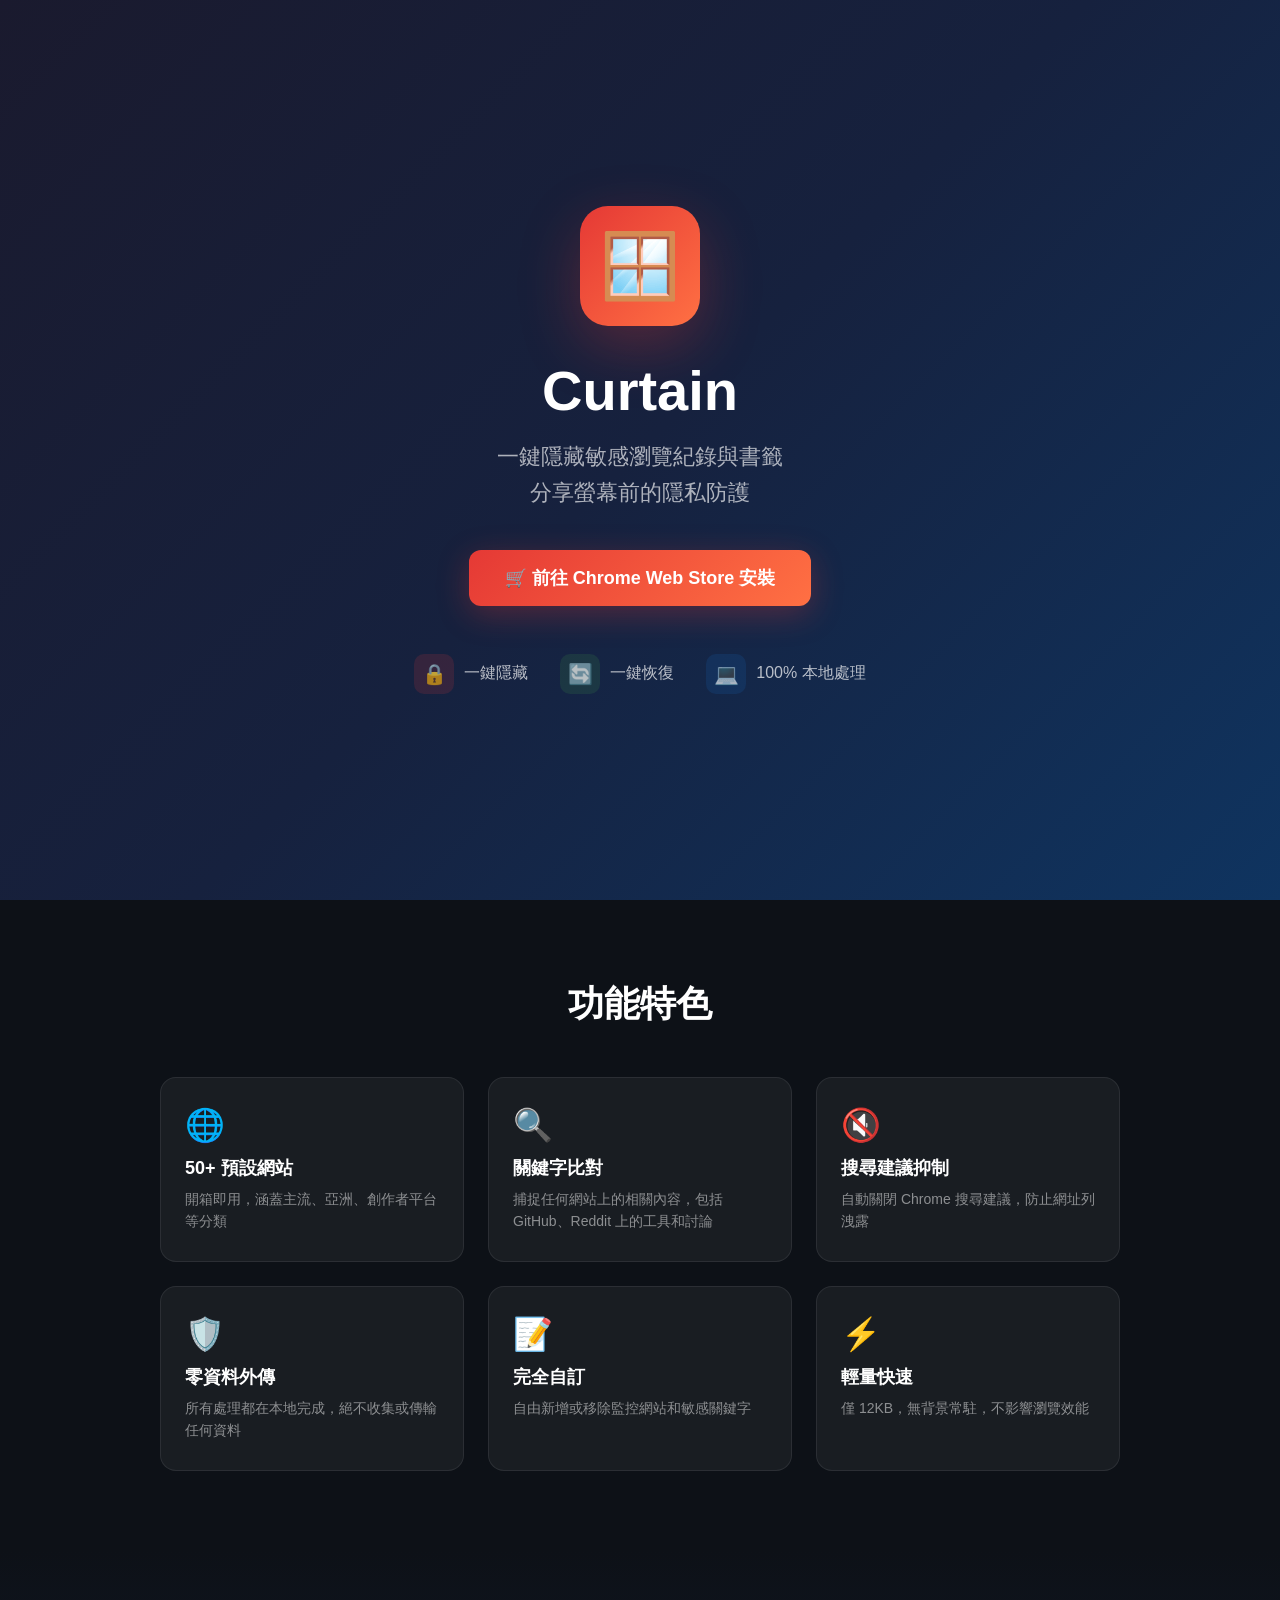
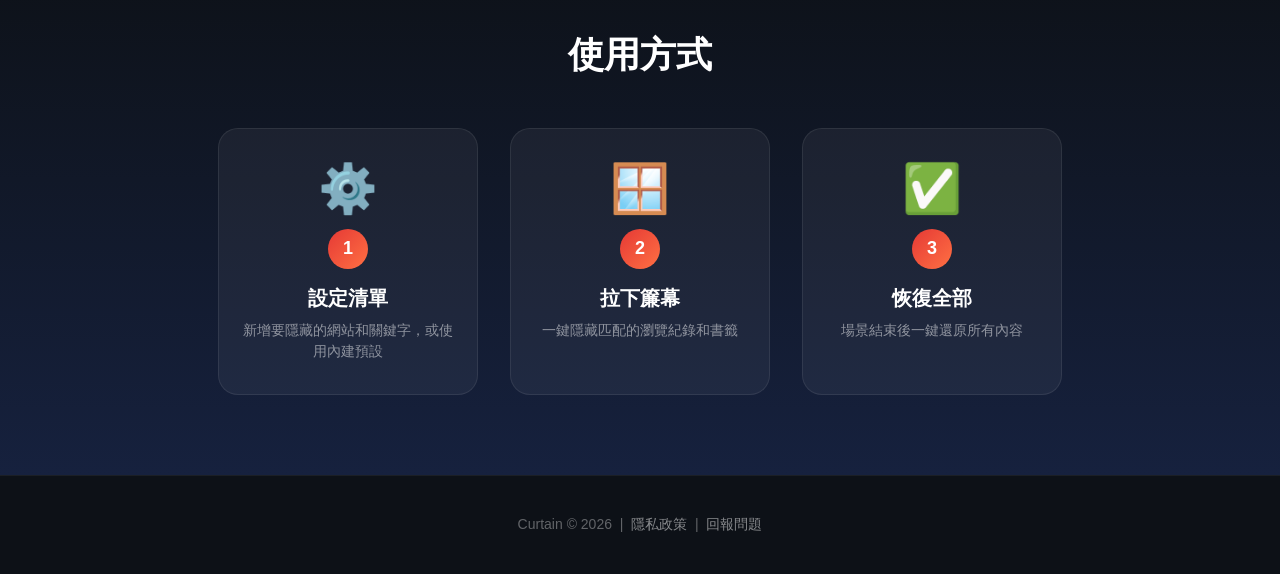
<file: index.html>
<!DOCTYPE html>
<html lang="zh-TW">
<head>
  <meta charset="UTF-8">
  <meta name="viewport" content="width=device-width, initial-scale=1.0">
  <title>Curtain - 隱私簾幕 | Chrome Extension</title>
  <meta name="description" content="一鍵隱藏敏感瀏覽紀錄與書籤，分享螢幕前的隱私防護。100% 本地處理，零資料收集。">
  <style>
    * { margin: 0; padding: 0; box-sizing: border-box; }
    body { font-family: -apple-system, BlinkMacSystemFont, 'Segoe UI', Roboto, sans-serif; background: #0d1117; color: #fff; }
    a { color: #58a6ff; text-decoration: none; }
    a:hover { text-decoration: underline; }

    /* Hero */
    .hero {
      min-height: 100vh;
      display: flex;
      flex-direction: column;
      align-items: center;
      justify-content: center;
      text-align: center;
      padding: 40px 20px;
      background: linear-gradient(135deg, #1a1a2e 0%, #16213e 50%, #0f3460 100%);
    }
    .hero-icon {
      width: 120px; height: 120px;
      background: linear-gradient(135deg, #e53935, #ff7043);
      border-radius: 28px;
      display: flex; align-items: center; justify-content: center;
      font-size: 64px;
      box-shadow: 0 20px 60px rgba(229,57,53,0.3);
      margin-bottom: 32px;
    }
    .hero h1 { font-size: 56px; font-weight: 700; margin-bottom: 16px; }
    .hero .subtitle { font-size: 22px; color: rgba(255,255,255,0.65); max-width: 500px; line-height: 1.6; margin-bottom: 40px; }
    .cta {
      display: inline-flex; align-items: center; gap: 10px;
      padding: 16px 36px;
      background: linear-gradient(135deg, #e53935, #ff7043);
      color: #fff; font-size: 18px; font-weight: 600;
      border-radius: 12px;
      text-decoration: none;
      box-shadow: 0 8px 32px rgba(229,57,53,0.3);
      transition: transform 0.2s, box-shadow 0.2s;
    }
    .cta:hover { transform: translateY(-2px); box-shadow: 0 12px 40px rgba(229,57,53,0.4); text-decoration: none; }
    .badges { display: flex; gap: 32px; margin-top: 48px; }
    .badge { display: flex; align-items: center; gap: 10px; color: rgba(255,255,255,0.7); font-size: 16px; }
    .badge-icon {
      width: 40px; height: 40px; border-radius: 10px;
      display: flex; align-items: center; justify-content: center;
      font-size: 20px;
    }

    /* Features */
    .features {
      padding: 80px 20px;
      background: #0d1117;
    }
    .features h2 { text-align: center; font-size: 36px; margin-bottom: 48px; }
    .features-grid {
      display: grid;
      grid-template-columns: repeat(auto-fit, minmax(280px, 1fr));
      gap: 24px;
      max-width: 960px;
      margin: 0 auto;
    }
    .feature-card {
      background: rgba(255,255,255,0.05);
      border: 1px solid rgba(255,255,255,0.08);
      border-radius: 16px;
      padding: 28px 24px;
    }
    .feature-card .icon { font-size: 32px; margin-bottom: 12px; }
    .feature-card h3 { font-size: 18px; margin-bottom: 8px; }
    .feature-card p { color: rgba(255,255,255,0.5); font-size: 14px; line-height: 1.6; }

    /* How */
    .how {
      padding: 80px 20px;
      background: linear-gradient(180deg, #0d1117, #16213e);
    }
    .how h2 { text-align: center; font-size: 36px; margin-bottom: 48px; }
    .steps {
      display: flex; gap: 32px; justify-content: center; flex-wrap: wrap;
      max-width: 960px; margin: 0 auto;
    }
    .step {
      width: 260px;
      text-align: center;
      padding: 32px 20px;
      background: rgba(255,255,255,0.05);
      border-radius: 20px;
      border: 1px solid rgba(255,255,255,0.08);
    }
    .step .emoji { font-size: 48px; margin-bottom: 12px; }
    .step-num {
      width: 40px; height: 40px; border-radius: 50%;
      background: linear-gradient(135deg, #e53935, #ff7043);
      color: #fff; font-size: 18px; font-weight: 700;
      display: flex; align-items: center; justify-content: center;
      margin: 0 auto 16px;
    }
    .step h3 { font-size: 20px; margin-bottom: 8px; }
    .step p { color: rgba(255,255,255,0.5); font-size: 14px; line-height: 1.5; }

    /* Footer */
    footer {
      padding: 40px 20px;
      text-align: center;
      color: rgba(255,255,255,0.35);
      font-size: 14px;
      border-top: 1px solid rgba(255,255,255,0.06);
    }
    footer a { color: rgba(255,255,255,0.5); }

    @media (max-width: 640px) {
      .hero h1 { font-size: 36px; }
      .hero .subtitle { font-size: 18px; }
      .badges { flex-direction: column; gap: 16px; }
      .steps { flex-direction: column; align-items: center; }
    }
  </style>
</head>
<body>

  <section class="hero">
    <div class="hero-icon">&#x1fa9f;</div>
    <h1>Curtain</h1>
    <p class="subtitle">一鍵隱藏敏感瀏覽紀錄與書籤<br>分享螢幕前的隱私防護</p>
    <a class="cta" href="https://chrome.google.com/webstore/detail/curtain" id="cta-btn">
      &#x1f6d2; 前往 Chrome Web Store 安裝
    </a>
    <div class="badges">
      <div class="badge">
        <div class="badge-icon" style="background:rgba(229,57,53,0.15)">&#x1f512;</div>
        一鍵隱藏
      </div>
      <div class="badge">
        <div class="badge-icon" style="background:rgba(67,160,71,0.15)">&#x1f504;</div>
        一鍵恢復
      </div>
      <div class="badge">
        <div class="badge-icon" style="background:rgba(25,118,210,0.15)">&#x1f4bb;</div>
        100% 本地處理
      </div>
    </div>
  </section>

  <section class="features">
    <h2>功能特色</h2>
    <div class="features-grid">
      <div class="feature-card">
        <div class="icon">&#x1f310;</div>
        <h3>50+ 預設網站</h3>
        <p>開箱即用，涵蓋主流、亞洲、創作者平台等分類</p>
      </div>
      <div class="feature-card">
        <div class="icon">&#x1f50d;</div>
        <h3>關鍵字比對</h3>
        <p>捕捉任何網站上的相關內容，包括 GitHub、Reddit 上的工具和討論</p>
      </div>
      <div class="feature-card">
        <div class="icon">&#x1f507;</div>
        <h3>搜尋建議抑制</h3>
        <p>自動關閉 Chrome 搜尋建議，防止網址列洩露</p>
      </div>
      <div class="feature-card">
        <div class="icon">&#x1f6e1;&#xfe0f;</div>
        <h3>零資料外傳</h3>
        <p>所有處理都在本地完成，絕不收集或傳輸任何資料</p>
      </div>
      <div class="feature-card">
        <div class="icon">&#x1f4dd;</div>
        <h3>完全自訂</h3>
        <p>自由新增或移除監控網站和敏感關鍵字</p>
      </div>
      <div class="feature-card">
        <div class="icon">&#x26a1;</div>
        <h3>輕量快速</h3>
        <p>僅 12KB，無背景常駐，不影響瀏覽效能</p>
      </div>
    </div>
  </section>

  <section class="how">
    <h2>使用方式</h2>
    <div class="steps">
      <div class="step">
        <div class="emoji">&#x2699;&#xfe0f;</div>
        <div class="step-num">1</div>
        <h3>設定清單</h3>
        <p>新增要隱藏的網站和關鍵字，或使用內建預設</p>
      </div>
      <div class="step">
        <div class="emoji">&#x1fa9f;</div>
        <div class="step-num">2</div>
        <h3>拉下簾幕</h3>
        <p>一鍵隱藏匹配的瀏覽紀錄和書籤</p>
      </div>
      <div class="step">
        <div class="emoji">&#x2705;</div>
        <div class="step-num">3</div>
        <h3>恢復全部</h3>
        <p>場景結束後一鍵還原所有內容</p>
      </div>
    </div>
  </section>

  <footer>
    <p>Curtain &copy; 2026 &nbsp;|&nbsp; <a href="privacy-policy.html">隱私政策</a> &nbsp;|&nbsp; <a href="https://github.com/jsdryan/curtain-extension/issues">回報問題</a></p>
  </footer>

</body>
</html>
</file>
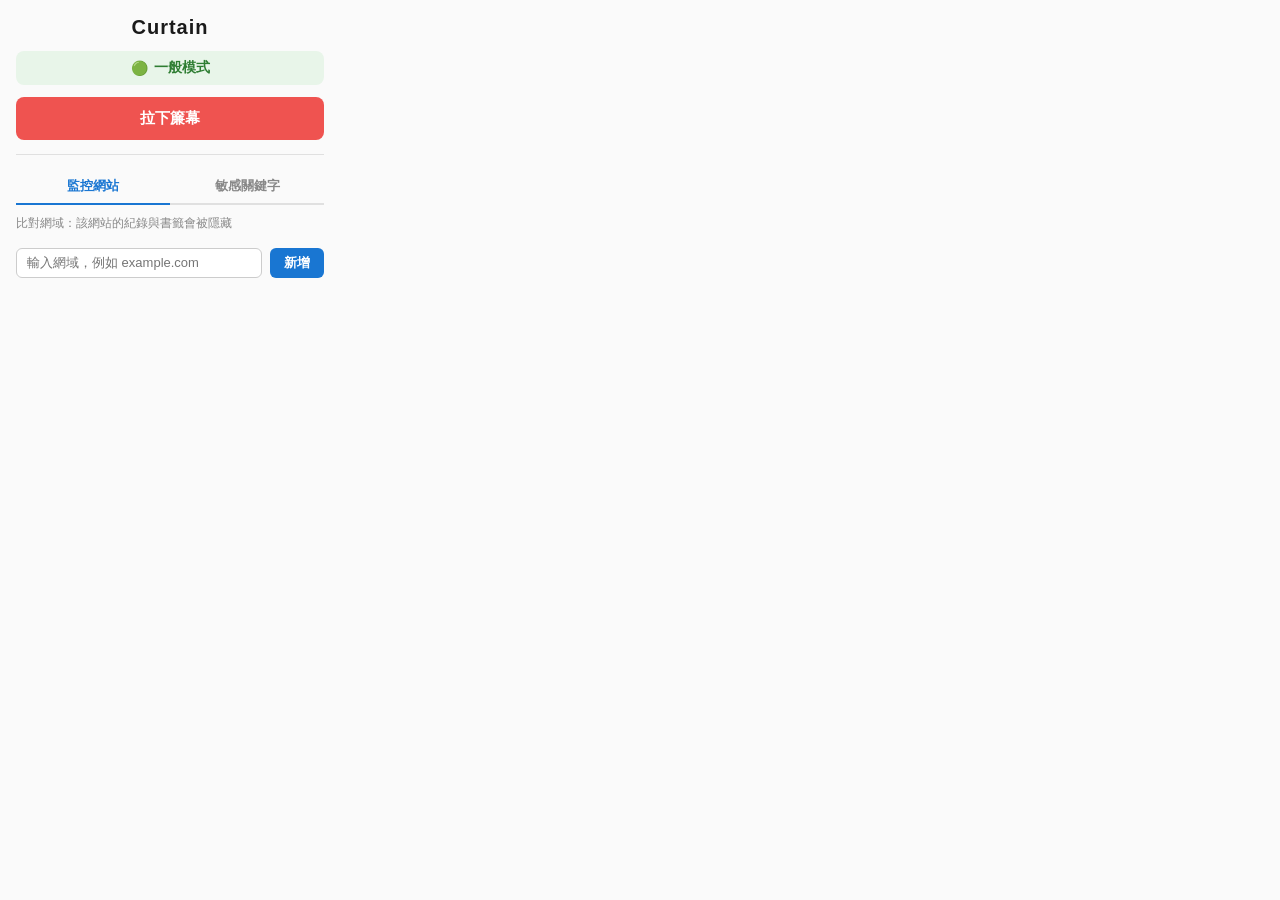
<file: popup.html>
<!DOCTYPE html>
<html lang="zh-TW">
<head>
  <meta charset="UTF-8">
  <link rel="stylesheet" href="popup.css">
</head>
<body>
  <div class="container">
    <h1 class="title">Curtain</h1>

    <!-- Status -->
    <div id="status" class="status status-safe">
      <span id="status-icon">&#x1f7e2;</span>
      <span id="status-text">一般模式</span>
    </div>

    <!-- Toggle Button -->
    <button id="toggle-btn" class="btn btn-activate">
      拉下簾幕
    </button>

    <!-- Hidden counts -->
    <div id="counts" class="counts hidden">
      <span>已隱藏：</span>
      <span id="history-count">0</span> 筆紀錄、
      <span id="bookmark-count">0</span> 個書籤
    </div>

    <!-- Tip for residual items -->
    <div id="tip" class="tip hidden">
      若網址列仍有殘留建議，可選取該項後按 <kbd>Shift</kbd>+<kbd>Delete</kbd> 手動移除
    </div>

    <hr>

    <!-- Tabs -->
    <div class="tabs">
      <button class="tab active" data-tab="sites">監控網站</button>
      <button class="tab" data-tab="keywords">敏感關鍵字</button>
    </div>

    <!-- Site List -->
    <div id="tab-sites" class="tab-content active">
      <p class="tab-desc">比對網域：該網站的紀錄與書籤會被隱藏</p>
      <ul id="site-list" class="item-list"></ul>
      <div class="add-row">
        <input id="new-site" type="text" placeholder="輸入網域，例如 example.com">
        <button id="add-site-btn" class="btn btn-small">新增</button>
      </div>
    </div>

    <!-- Keyword List -->
    <div id="tab-keywords" class="tab-content">
      <p class="tab-desc">比對關鍵字：任何網站的 URL 或標題含有該詞都會被隱藏（例如 GitHub 上的相關工具）</p>
      <ul id="keyword-list" class="item-list"></ul>
      <div class="add-row">
        <input id="new-keyword" type="text" placeholder="輸入關鍵字">
        <button id="add-keyword-btn" class="btn btn-small">新增</button>
      </div>
    </div>
  </div>

  <script src="popup.js"></script>
</body>
</html>
</file>
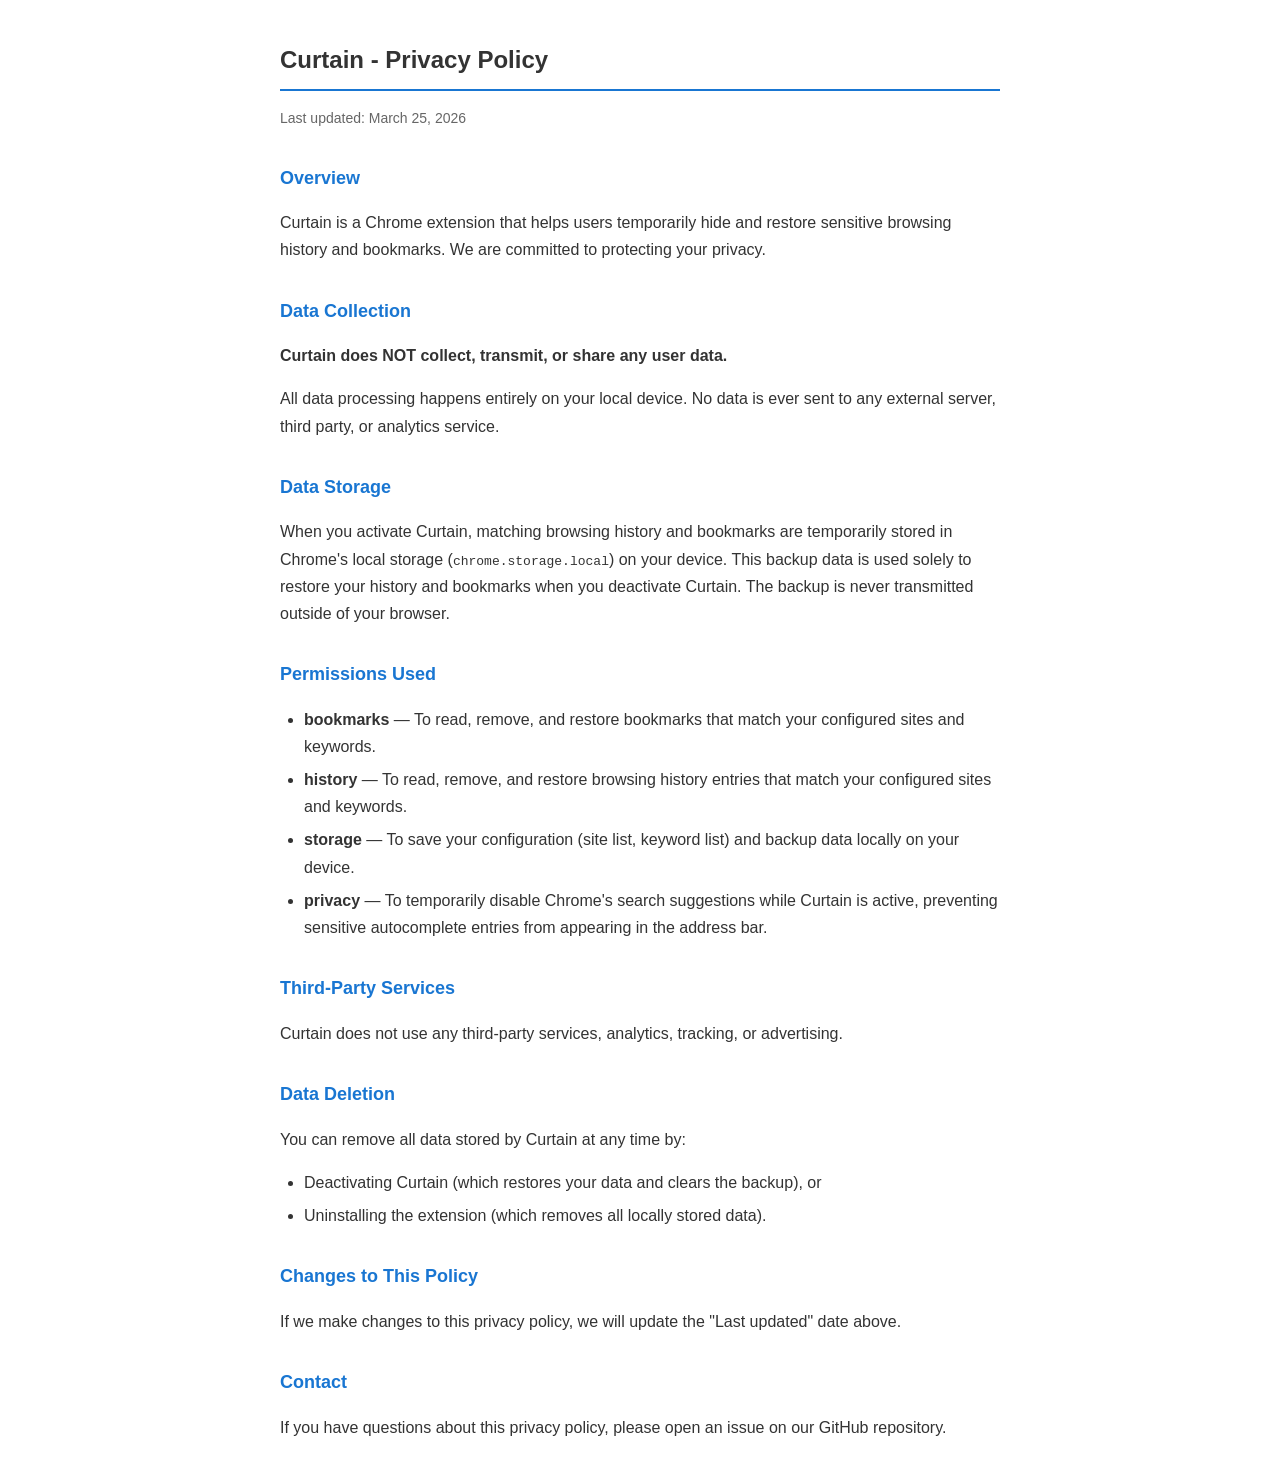
<file: privacy-policy.html>
<!DOCTYPE html>
<html lang="en">
<head>
  <meta charset="UTF-8">
  <meta name="viewport" content="width=device-width, initial-scale=1.0">
  <title>Curtain - Privacy Policy</title>
  <style>
    body { font-family: -apple-system, BlinkMacSystemFont, 'Segoe UI', Roboto, sans-serif; max-width: 720px; margin: 40px auto; padding: 0 20px; line-height: 1.7; color: #333; }
    h1 { font-size: 24px; border-bottom: 2px solid #1976d2; padding-bottom: 8px; }
    h2 { font-size: 18px; margin-top: 32px; color: #1976d2; }
    ul { padding-left: 24px; }
    li { margin-bottom: 6px; }
    .updated { color: #666; font-size: 14px; }
  </style>
</head>
<body>
  <h1>Curtain - Privacy Policy</h1>
  <p class="updated">Last updated: March 25, 2026</p>

  <h2>Overview</h2>
  <p>Curtain is a Chrome extension that helps users temporarily hide and restore sensitive browsing history and bookmarks. We are committed to protecting your privacy.</p>

  <h2>Data Collection</h2>
  <p><strong>Curtain does NOT collect, transmit, or share any user data.</strong></p>
  <p>All data processing happens entirely on your local device. No data is ever sent to any external server, third party, or analytics service.</p>

  <h2>Data Storage</h2>
  <p>When you activate Curtain, matching browsing history and bookmarks are temporarily stored in Chrome's local storage (<code>chrome.storage.local</code>) on your device. This backup data is used solely to restore your history and bookmarks when you deactivate Curtain. The backup is never transmitted outside of your browser.</p>

  <h2>Permissions Used</h2>
  <ul>
    <li><strong>bookmarks</strong> — To read, remove, and restore bookmarks that match your configured sites and keywords.</li>
    <li><strong>history</strong> — To read, remove, and restore browsing history entries that match your configured sites and keywords.</li>
    <li><strong>storage</strong> — To save your configuration (site list, keyword list) and backup data locally on your device.</li>
    <li><strong>privacy</strong> — To temporarily disable Chrome's search suggestions while Curtain is active, preventing sensitive autocomplete entries from appearing in the address bar.</li>
  </ul>

  <h2>Third-Party Services</h2>
  <p>Curtain does not use any third-party services, analytics, tracking, or advertising.</p>

  <h2>Data Deletion</h2>
  <p>You can remove all data stored by Curtain at any time by:</p>
  <ul>
    <li>Deactivating Curtain (which restores your data and clears the backup), or</li>
    <li>Uninstalling the extension (which removes all locally stored data).</li>
  </ul>

  <h2>Changes to This Policy</h2>
  <p>If we make changes to this privacy policy, we will update the "Last updated" date above.</p>

  <h2>Contact</h2>
  <p>If you have questions about this privacy policy, please open an issue on our GitHub repository.</p>
</body>
</html>
</file>
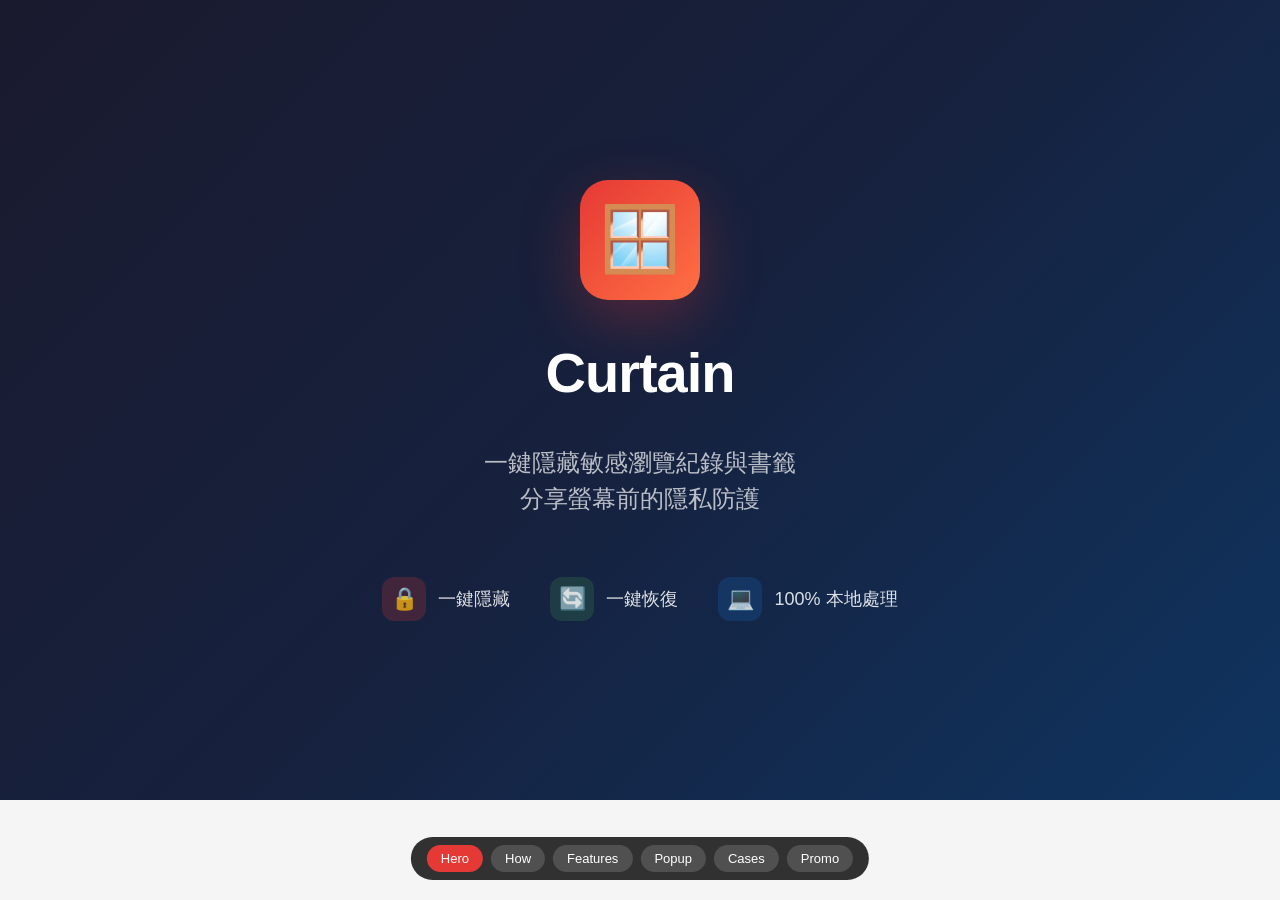
<file: store-assets/screenshot-generator.html>
<!DOCTYPE html>
<html lang="zh-TW">
<head>
<meta charset="UTF-8">
<style>
  * { margin: 0; padding: 0; box-sizing: border-box; }
  body { font-family: -apple-system, BlinkMacSystemFont, 'Segoe UI', Roboto, sans-serif; background: #f5f5f5; }

  .screenshot {
    width: 1280px;
    height: 800px;
    position: relative;
    overflow: hidden;
    display: none;
  }
  .screenshot.active { display: flex; }

  /* ============ Screenshot 1: Hero / Overview ============ */
  .hero {
    background: linear-gradient(135deg, #1a1a2e 0%, #16213e 50%, #0f3460 100%);
    align-items: center;
    justify-content: center;
    flex-direction: column;
    gap: 40px;
  }
  .hero-icon {
    width: 120px;
    height: 120px;
    background: linear-gradient(135deg, #e53935, #ff7043);
    border-radius: 28px;
    display: flex;
    align-items: center;
    justify-content: center;
    font-size: 64px;
    box-shadow: 0 20px 60px rgba(229,57,53,0.3);
  }
  .hero h1 {
    color: #fff;
    font-size: 56px;
    font-weight: 700;
    letter-spacing: -1px;
  }
  .hero p {
    color: rgba(255,255,255,0.7);
    font-size: 24px;
    max-width: 600px;
    text-align: center;
    line-height: 1.5;
  }
  .hero-features {
    display: flex;
    gap: 40px;
    margin-top: 20px;
  }
  .hero-feature {
    display: flex;
    align-items: center;
    gap: 12px;
    color: rgba(255,255,255,0.85);
    font-size: 18px;
  }
  .hero-feature-icon {
    width: 44px;
    height: 44px;
    border-radius: 12px;
    display: flex;
    align-items: center;
    justify-content: center;
    font-size: 22px;
  }

  /* ============ Screenshot 2: How it works ============ */
  .how-it-works {
    background: linear-gradient(135deg, #1a1a2e 0%, #16213e 100%);
    align-items: center;
    justify-content: center;
    flex-direction: column;
    gap: 50px;
  }
  .how-it-works h2 {
    color: #fff;
    font-size: 42px;
    font-weight: 700;
  }
  .steps {
    display: flex;
    gap: 40px;
    align-items: flex-start;
  }
  .step {
    width: 340px;
    background: rgba(255,255,255,0.08);
    border-radius: 20px;
    padding: 36px 28px;
    text-align: center;
    border: 1px solid rgba(255,255,255,0.1);
  }
  .step-num {
    width: 52px;
    height: 52px;
    border-radius: 50%;
    background: linear-gradient(135deg, #e53935, #ff7043);
    color: #fff;
    font-size: 24px;
    font-weight: 700;
    display: flex;
    align-items: center;
    justify-content: center;
    margin: 0 auto 20px;
  }
  .step h3 {
    color: #fff;
    font-size: 22px;
    margin-bottom: 12px;
  }
  .step p {
    color: rgba(255,255,255,0.6);
    font-size: 16px;
    line-height: 1.6;
  }
  .step-emoji {
    font-size: 48px;
    margin-bottom: 16px;
  }

  /* ============ Screenshot 3: Features ============ */
  .features-screen {
    background: linear-gradient(135deg, #0f3460 0%, #1a1a2e 100%);
    align-items: center;
    justify-content: center;
    flex-direction: column;
    gap: 40px;
  }
  .features-screen h2 {
    color: #fff;
    font-size: 42px;
    font-weight: 700;
  }
  .features-grid {
    display: grid;
    grid-template-columns: repeat(3, 1fr);
    gap: 24px;
    max-width: 1000px;
  }
  .feature-card {
    background: rgba(255,255,255,0.07);
    border: 1px solid rgba(255,255,255,0.1);
    border-radius: 16px;
    padding: 28px 24px;
  }
  .feature-card-icon {
    font-size: 36px;
    margin-bottom: 14px;
  }
  .feature-card h4 {
    color: #fff;
    font-size: 18px;
    margin-bottom: 8px;
  }
  .feature-card p {
    color: rgba(255,255,255,0.55);
    font-size: 14px;
    line-height: 1.5;
  }

  /* ============ Screenshot 4: Popup mock ============ */
  .popup-screen {
    background: linear-gradient(135deg, #1a1a2e 0%, #16213e 100%);
    align-items: center;
    justify-content: center;
    gap: 60px;
  }
  .mock-popup {
    width: 340px;
    background: #fff;
    border-radius: 12px;
    box-shadow: 0 20px 60px rgba(0,0,0,0.4);
    overflow: hidden;
    padding: 20px;
  }
  .mock-popup h3 {
    font-size: 18px;
    color: #1976d2;
    text-align: center;
    margin-bottom: 16px;
  }
  .mock-status {
    display: flex;
    align-items: center;
    gap: 8px;
    padding: 10px 14px;
    border-radius: 8px;
    margin-bottom: 14px;
    font-size: 14px;
    font-weight: 600;
  }
  .mock-status.safe { background: #e8f5e9; color: #2e7d32; }
  .mock-status.active { background: #fff3e0; color: #e65100; }
  .mock-btn {
    width: 100%;
    padding: 12px;
    border: none;
    border-radius: 8px;
    font-size: 16px;
    font-weight: 600;
    color: #fff;
    cursor: pointer;
    margin-bottom: 10px;
  }
  .mock-btn.activate { background: #ef5350; }
  .mock-btn.restore { background: #43a047; }
  .mock-counts {
    text-align: center;
    font-size: 13px;
    color: #666;
    margin-bottom: 8px;
  }
  .mock-tip {
    background: #e3f2fd;
    border-radius: 6px;
    padding: 8px 10px;
    font-size: 11px;
    color: #1565c0;
    line-height: 1.4;
  }
  .mock-tip kbd {
    background: #fff;
    border: 1px solid #90caf9;
    border-radius: 3px;
    padding: 1px 4px;
    font-family: monospace;
    font-size: 10px;
  }
  .popup-label {
    color: rgba(255,255,255,0.5);
    font-size: 16px;
    margin-top: 10px;
    text-align: center;
  }
  .popup-label-title {
    color: #fff;
    font-size: 22px;
    font-weight: 600;
    margin-bottom: 4px;
  }
  .popup-col {
    display: flex;
    flex-direction: column;
    align-items: center;
  }
  .arrow-between {
    font-size: 48px;
    color: rgba(255,255,255,0.3);
    display: flex;
    align-items: center;
  }

  /* ============ Screenshot 5: Use cases ============ */
  .usecases-screen {
    background: linear-gradient(135deg, #16213e 0%, #1a1a2e 100%);
    align-items: center;
    justify-content: center;
    flex-direction: column;
    gap: 40px;
  }
  .usecases-screen h2 {
    color: #fff;
    font-size: 42px;
    font-weight: 700;
  }
  .usecases {
    display: flex;
    gap: 32px;
  }
  .usecase {
    width: 260px;
    text-align: center;
    padding: 32px 20px;
    background: rgba(255,255,255,0.06);
    border-radius: 20px;
    border: 1px solid rgba(255,255,255,0.08);
  }
  .usecase-emoji { font-size: 56px; margin-bottom: 16px; }
  .usecase h4 { color: #fff; font-size: 20px; margin-bottom: 8px; }
  .usecase p { color: rgba(255,255,255,0.5); font-size: 14px; line-height: 1.5; }

  /* ============ Promo 440x280 ============ */
  .promo-small {
    width: 440px;
    height: 280px;
    background: linear-gradient(135deg, #1a1a2e 0%, #0f3460 100%);
    display: none;
    align-items: center;
    justify-content: center;
    flex-direction: column;
    gap: 16px;
  }
  .promo-small.active { display: flex; }
  .promo-small .promo-icon {
    width: 72px;
    height: 72px;
    background: linear-gradient(135deg, #e53935, #ff7043);
    border-radius: 18px;
    display: flex;
    align-items: center;
    justify-content: center;
    font-size: 40px;
    box-shadow: 0 10px 30px rgba(229,57,53,0.3);
  }
  .promo-small h2 {
    color: #fff;
    font-size: 32px;
    font-weight: 700;
  }
  .promo-small p {
    color: rgba(255,255,255,0.6);
    font-size: 16px;
    max-width: 340px;
    text-align: center;
  }

  /* Nav for preview */
  .nav {
    position: fixed;
    bottom: 20px;
    left: 50%;
    transform: translateX(-50%);
    display: flex;
    gap: 8px;
    background: rgba(0,0,0,0.8);
    padding: 8px 16px;
    border-radius: 30px;
    z-index: 999;
  }
  .nav button {
    padding: 6px 14px;
    border: none;
    border-radius: 16px;
    background: rgba(255,255,255,0.15);
    color: #fff;
    font-size: 13px;
    cursor: pointer;
  }
  .nav button.active { background: #e53935; }
</style>
</head>
<body>

<!-- Screenshot 1: Hero -->
<div class="screenshot hero active" id="s1">
  <div class="hero-icon">🪟</div>
  <h1>Curtain</h1>
  <p>一鍵隱藏敏感瀏覽紀錄與書籤<br>分享螢幕前的隱私防護</p>
  <div class="hero-features">
    <div class="hero-feature">
      <div class="hero-feature-icon" style="background:rgba(229,57,53,0.2)">🔒</div>
      <span>一鍵隱藏</span>
    </div>
    <div class="hero-feature">
      <div class="hero-feature-icon" style="background:rgba(67,160,71,0.2)">🔄</div>
      <span>一鍵恢復</span>
    </div>
    <div class="hero-feature">
      <div class="hero-feature-icon" style="background:rgba(25,118,210,0.2)">💻</div>
      <span>100% 本地處理</span>
    </div>
  </div>
</div>

<!-- Screenshot 2: How it works -->
<div class="screenshot how-it-works" id="s2">
  <h2>使用方式</h2>
  <div class="steps">
    <div class="step">
      <div class="step-emoji">⚙️</div>
      <div class="step-num">1</div>
      <h3>設定清單</h3>
      <p>新增要隱藏的網站和關鍵字，或直接使用內建的 50+ 預設網站</p>
    </div>
    <div class="step">
      <div class="step-emoji">🪟</div>
      <div class="step-num">2</div>
      <h3>拉下簾幕</h3>
      <p>一鍵隱藏所有匹配的瀏覽紀錄和書籤，搜尋建議也會被關閉</p>
    </div>
    <div class="step">
      <div class="step-emoji">✅</div>
      <div class="step-num">3</div>
      <h3>恢復全部</h3>
      <p>場景結束後一鍵還原，所有紀錄和書籤回到原處</p>
    </div>
  </div>
</div>

<!-- Screenshot 3: Features -->
<div class="screenshot features-screen" id="s3">
  <h2>功能特色</h2>
  <div class="features-grid">
    <div class="feature-card">
      <div class="feature-card-icon">🌐</div>
      <h4>50+ 預設網站</h4>
      <p>開箱即用，涵蓋主流、亞洲、創作者平台等分類</p>
    </div>
    <div class="feature-card">
      <div class="feature-card-icon">🔍</div>
      <h4>關鍵字比對</h4>
      <p>捕捉任何網站上的相關內容，包括 GitHub、Reddit 等</p>
    </div>
    <div class="feature-card">
      <div class="feature-card-icon">🔇</div>
      <h4>搜尋建議抑制</h4>
      <p>自動關閉 Chrome 搜尋建議，防止網址列洩露</p>
    </div>
    <div class="feature-card">
      <div class="feature-card-icon">🛡️</div>
      <h4>零資料外傳</h4>
      <p>所有處理都在本地完成，絕不收集或傳輸資料</p>
    </div>
    <div class="feature-card">
      <div class="feature-card-icon">📝</div>
      <h4>完全自訂</h4>
      <p>自由新增或移除網站和關鍵字</p>
    </div>
    <div class="feature-card">
      <div class="feature-card-icon">⚡</div>
      <h4>輕量快速</h4>
      <p>僅 12KB，無背景常駐，不影響瀏覽效能</p>
    </div>
  </div>
</div>

<!-- Screenshot 4: Popup comparison -->
<div class="screenshot popup-screen" id="s4">
  <div class="popup-col">
    <div class="popup-label-title">一般模式</div>
    <div class="popup-label">所有紀錄正常顯示</div>
    <div style="height:20px"></div>
    <div class="mock-popup">
      <h3>Curtain</h3>
      <div class="mock-status safe">🟢 一般模式</div>
      <div class="mock-btn activate">拉下簾幕</div>
    </div>
  </div>
  <div class="arrow-between">→</div>
  <div class="popup-col">
    <div class="popup-label-title">簾幕模式</div>
    <div class="popup-label">敏感紀錄已隱藏</div>
    <div style="height:20px"></div>
    <div class="mock-popup">
      <h3>Curtain</h3>
      <div class="mock-status active">🟠 簾幕模式（已隱藏）</div>
      <div class="mock-btn restore">恢復全部</div>
      <div class="mock-counts">已隱藏：128 筆紀錄、5 個書籤</div>
      <div class="mock-tip">若網址列仍有殘留建議，可選取該項後按 <kbd>Shift</kbd>+<kbd>Delete</kbd> 手動移除</div>
    </div>
  </div>
</div>

<!-- Screenshot 5: Use cases -->
<div class="screenshot usecases-screen" id="s5">
  <h2>適用場景</h2>
  <div class="usecases">
    <div class="usecase">
      <div class="usecase-emoji">📺</div>
      <h4>會議投影</h4>
      <p>分享螢幕前一鍵隱藏，安心展示</p>
    </div>
    <div class="usecase">
      <div class="usecase-emoji">🎤</div>
      <h4>作品 Demo</h4>
      <p>現場展示時不怕網址列洩露</p>
    </div>
    <div class="usecase">
      <div class="usecase-emoji">💻</div>
      <h4>借用電腦</h4>
      <p>把電腦借給別人前快速清理</p>
    </div>
    <div class="usecase">
      <div class="usecase-emoji">👥</div>
      <h4>結對程式</h4>
      <p>Pair programming 時保護隱私</p>
    </div>
  </div>
</div>

<!-- Promo 440x280 -->
<div class="promo-small" id="promo">
  <div class="promo-icon">🪟</div>
  <h2>Curtain</h2>
  <p>一鍵隱藏敏感瀏覽紀錄與書籤<br>分享螢幕前的隱私防護</p>
</div>

<div class="nav">
  <button class="active" onclick="show('s1',this)">Hero</button>
  <button onclick="show('s2',this)">How</button>
  <button onclick="show('s3',this)">Features</button>
  <button onclick="show('s4',this)">Popup</button>
  <button onclick="show('s5',this)">Cases</button>
  <button onclick="show('promo',this)">Promo</button>
</div>

<script>
function show(id, btn) {
  document.querySelectorAll('.screenshot,.promo-small').forEach(el => el.classList.remove('active'));
  document.getElementById(id).classList.add('active');
  document.querySelectorAll('.nav button').forEach(b => b.classList.remove('active'));
  btn.classList.add('active');
}
</script>
</body>
</html>
</file>
<file: popup.css>
* {
  margin: 0;
  padding: 0;
  box-sizing: border-box;
}

body {
  width: 340px;
  font-family: -apple-system, BlinkMacSystemFont, "Segoe UI", Roboto, sans-serif;
  font-size: 14px;
  color: #1a1a1a;
  background: #fafafa;
}

.container {
  padding: 16px;
}

.title {
  font-size: 20px;
  font-weight: 700;
  text-align: center;
  margin-bottom: 12px;
  letter-spacing: 1px;
}

/* Status */
.status {
  display: flex;
  align-items: center;
  justify-content: center;
  gap: 6px;
  padding: 8px;
  border-radius: 8px;
  font-weight: 600;
  font-size: 14px;
  margin-bottom: 12px;
}

.status-safe {
  background: #e8f5e9;
  color: #2e7d32;
}

.status-active {
  background: #fff3e0;
  color: #e65100;
}

/* Buttons */
.btn {
  display: block;
  width: 100%;
  padding: 12px;
  border: none;
  border-radius: 8px;
  font-size: 15px;
  font-weight: 600;
  cursor: pointer;
  transition: background 0.2s, transform 0.1s;
}

.btn:active {
  transform: scale(0.98);
}

.btn-activate {
  background: #ef5350;
  color: #fff;
}

.btn-activate:hover {
  background: #d32f2f;
}

.btn-restore {
  background: #43a047;
  color: #fff;
}

.btn-restore:hover {
  background: #2e7d32;
}

.btn-small {
  width: auto;
  padding: 6px 14px;
  font-size: 13px;
  background: #1976d2;
  color: #fff;
  border-radius: 6px;
  flex-shrink: 0;
}

.btn-small:hover {
  background: #1565c0;
}

.btn:disabled {
  opacity: 0.6;
  cursor: not-allowed;
}

/* Counts */
.counts {
  text-align: center;
  font-size: 13px;
  color: #666;
  margin-top: 8px;
}

.counts span:nth-child(2),
.counts span:nth-child(3) {
  font-weight: 700;
  color: #e65100;
}

.hidden {
  display: none;
}

/* Tip */
.tip {
  margin-top: 8px;
  padding: 8px 10px;
  background: #e3f2fd;
  border-radius: 6px;
  font-size: 12px;
  color: #1565c0;
  line-height: 1.5;
}

.tip kbd {
  display: inline-block;
  padding: 1px 5px;
  background: #fff;
  border: 1px solid #90caf9;
  border-radius: 3px;
  font-family: monospace;
  font-size: 11px;
}

hr {
  border: none;
  border-top: 1px solid #e0e0e0;
  margin: 14px 0;
}

/* Tabs */
.tabs {
  display: flex;
  gap: 0;
  margin-bottom: 10px;
  border-bottom: 2px solid #e0e0e0;
}

.tab {
  flex: 1;
  padding: 8px 4px;
  border: none;
  background: none;
  font-size: 13px;
  font-weight: 600;
  color: #888;
  cursor: pointer;
  border-bottom: 2px solid transparent;
  margin-bottom: -2px;
  transition: color 0.2s, border-color 0.2s;
}

.tab:hover {
  color: #444;
}

.tab.active {
  color: #1976d2;
  border-bottom-color: #1976d2;
}

/* Tab content */
.tab-content {
  display: none;
}

.tab-content.active {
  display: block;
}

.tab-desc {
  font-size: 12px;
  color: #888;
  margin-bottom: 8px;
  line-height: 1.4;
}

/* Item list (shared between sites & keywords) */
.item-list {
  list-style: none;
  max-height: 180px;
  overflow-y: auto;
}

.item-list li {
  display: flex;
  align-items: center;
  justify-content: space-between;
  padding: 5px 8px;
  border-radius: 6px;
  font-size: 13px;
  font-family: monospace;
}

.item-list li:nth-child(odd) {
  background: #f5f5f5;
}

.item-list li .remove-btn {
  background: none;
  border: none;
  color: #999;
  cursor: pointer;
  font-size: 16px;
  line-height: 1;
  padding: 0 4px;
}

.item-list li .remove-btn:hover {
  color: #d32f2f;
}

/* Add row */
.add-row {
  display: flex;
  gap: 8px;
  margin-top: 8px;
}

.add-row input {
  flex: 1;
  padding: 6px 10px;
  border: 1px solid #ccc;
  border-radius: 6px;
  font-size: 13px;
  outline: none;
}

.add-row input:focus {
  border-color: #1976d2;
}
</file>
